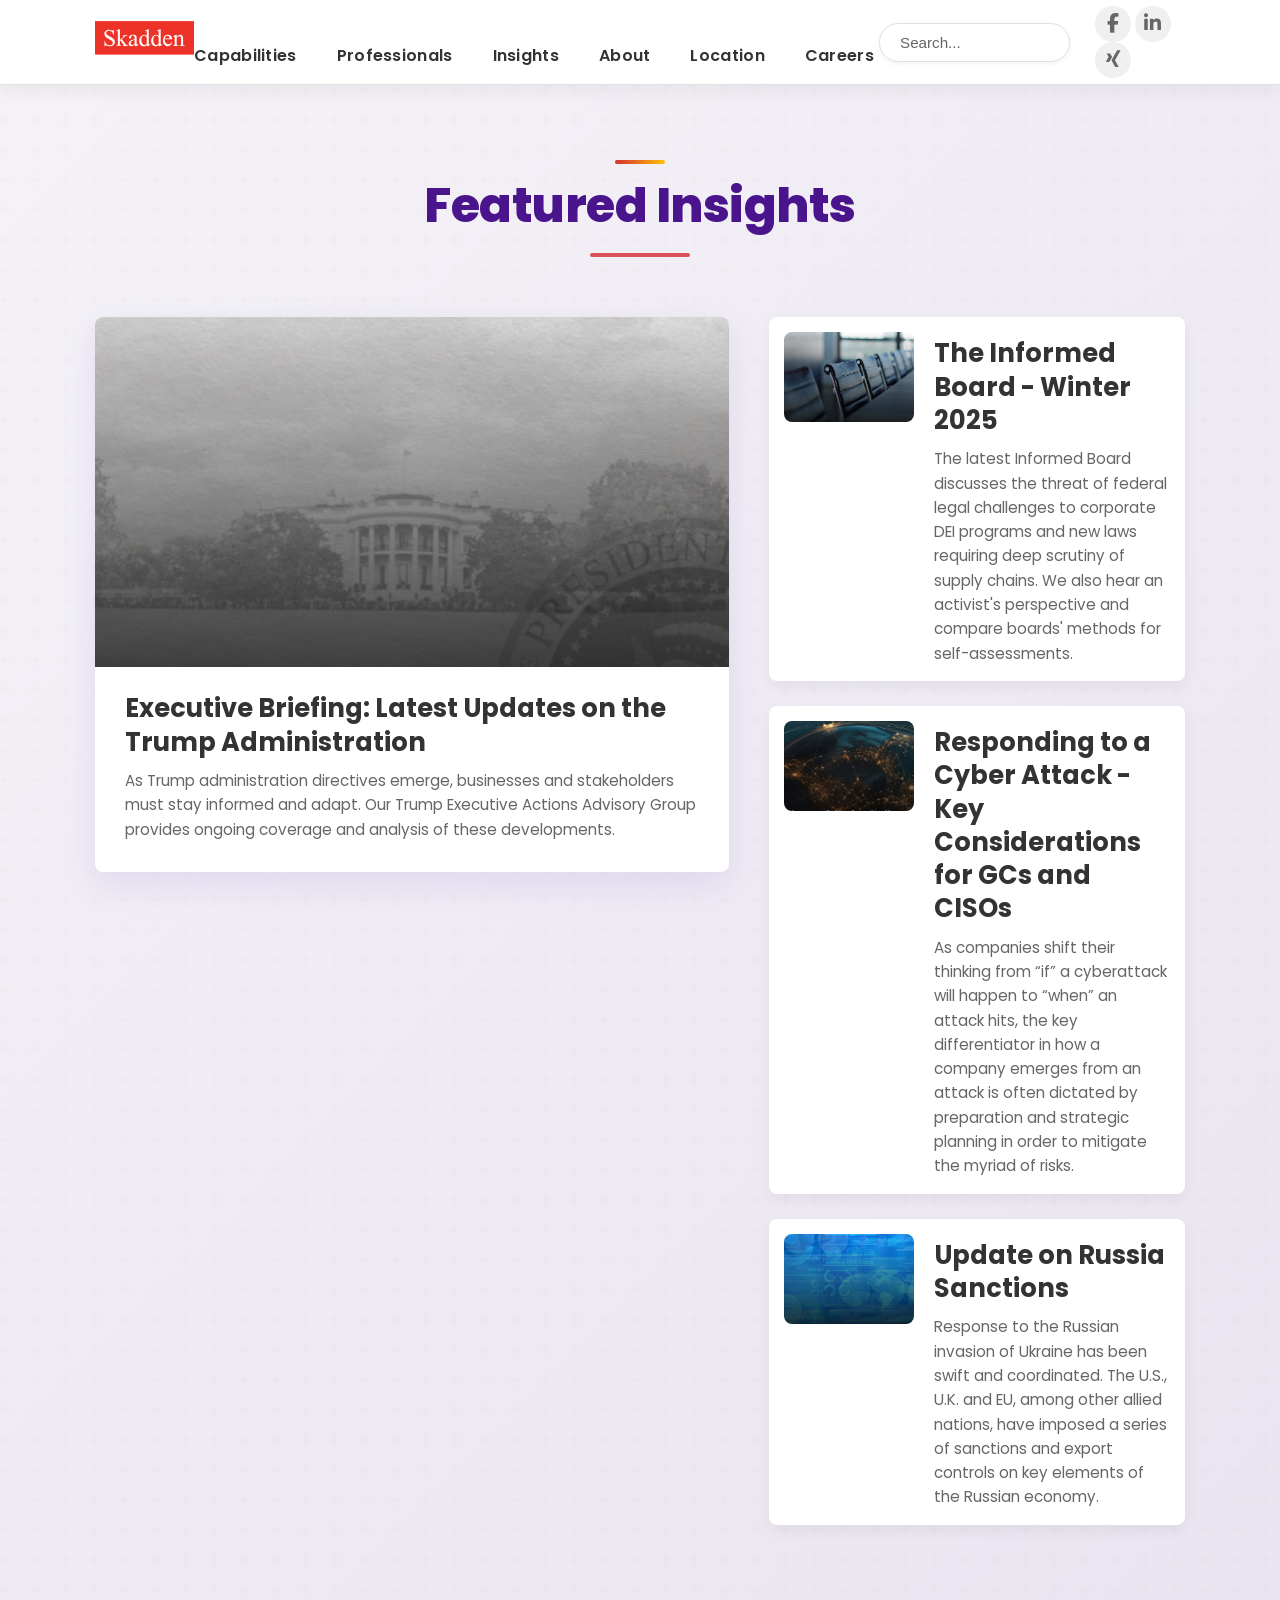
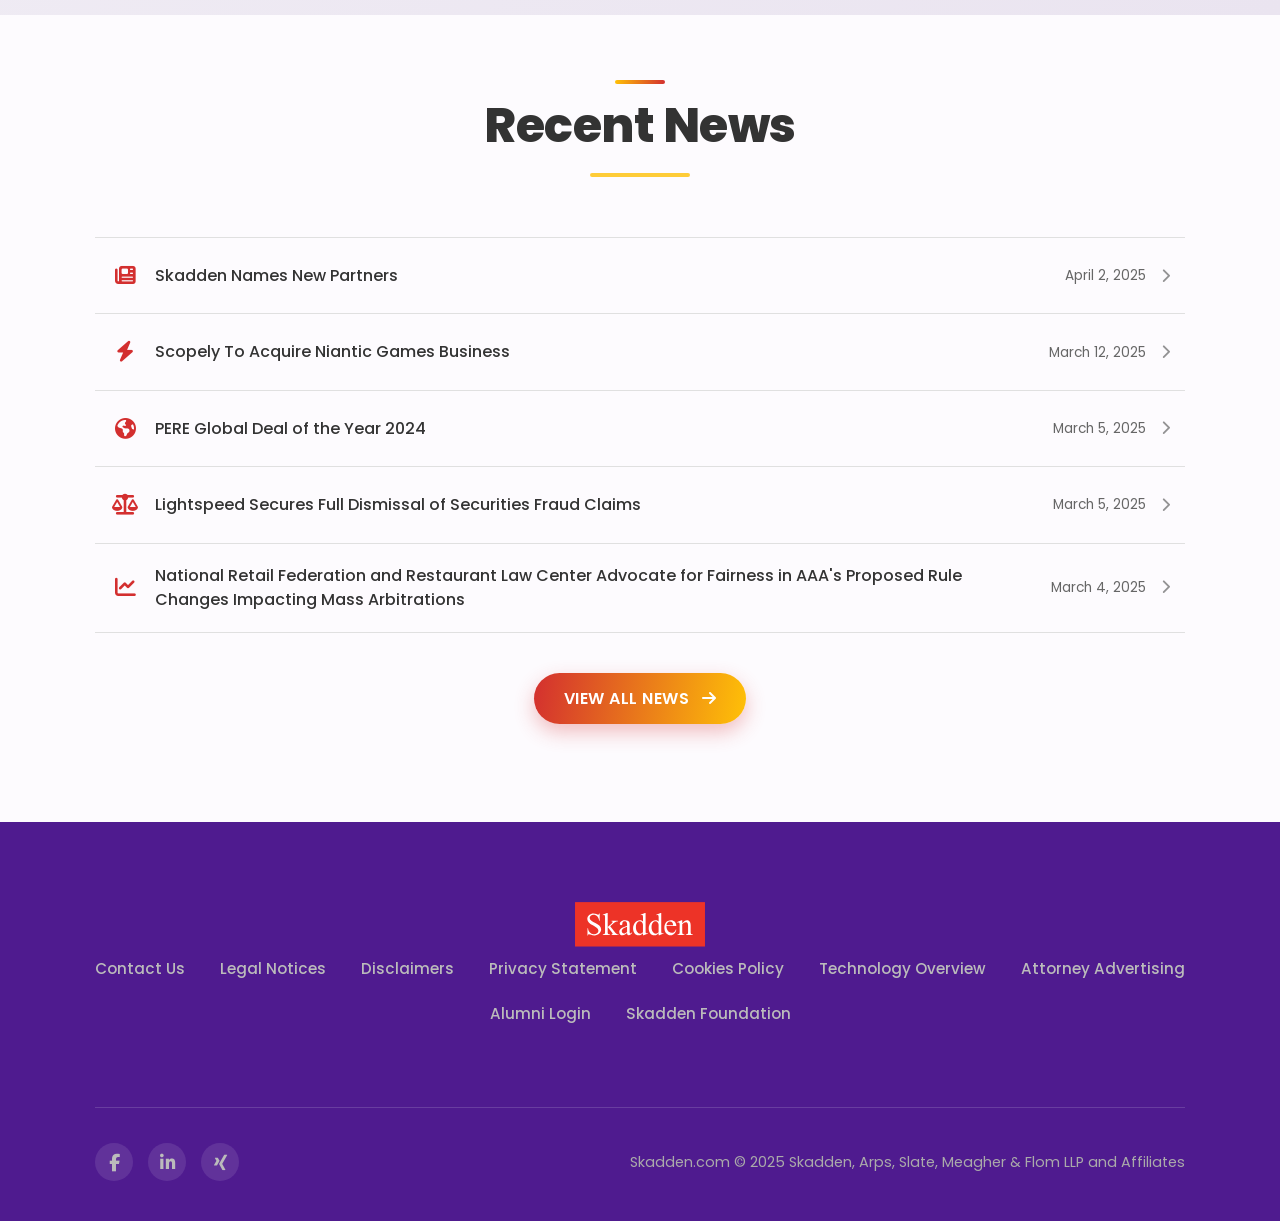
<file: index.html>
<!DOCTYPE html>
<html lang="vi">
<head>
    <meta charset="UTF-8">
    <meta name="viewport" content="width=device-width, initial-scale=1.0">
    <link rel="icon" type="image/png" href="image/logoweb.PNG"> <!-- Giữ nguyên hoặc thay đổi nếu cần -->
    <title>Skadden, Arps, Slate, Meagher & Flom LLP</title>
    <link rel="stylesheet" href="style.css">
    <!-- Link Font Awesome for icons -->
    <link rel="stylesheet" href="https://cdnjs.cloudflare.com/ajax/libs/font-awesome/6.5.1/css/all.min.css" integrity="sha512-DTOQO9RWCH3ppGqcWaEA1BIZOC6xxalwEsw9c2QQeAIftl+Vegovlnee1c9QX4TctnWMn13TZye+giMm8e2LwA==" crossorigin="anonymous" referrerpolicy="no-referrer" />
</head>
<body>

    <!-- Header Section (Giữ nguyên) -->
    <header class="site-header">
        <div class="container header-container">
            <div class="logo">
                <a href="index.html">
                    <img src="image/logo.svg" alt="Skadden Logo"> <!-- Giữ nguyên hoặc thay đổi nếu cần -->
                </a>
            </div>
            <nav class="main-nav">
                <ul>
                    <li><a href="capabilities.html">Capabilities</a></li>
                    <li><a href="lppphi.link">Professionals</a></li>
                    <li><a href="lppphi.link">Insights</a></li>
                    <li><a href="lppphi.link">About</a></li>
                    <li><a href="lppphi.link">Location</a></li>
                    <li><a href="lppphi.link">Careers</a></li>
                </ul>
            </nav>
            <div class="header-right">
                <div class="search-bar">
                    <input type="search" placeholder="Search...">
                    <button type="submit"><i class="fas fa-search"></i></button>
                </div>
                <div class="social-icons">
                    <a href="lppphi.link" aria-label="Facebook"><i class="fab fa-facebook-f"></i></a>
                    <a href="lppphi.link" aria-label="LinkedIn"><i class="fab fa-linkedin-in"></i></a>
                    <a href="lppphi.link" aria-label="X.com"><i class="fab fa-xing"></i></a>
                </div>
            </div>
            <button class="mobile-menu-toggle" aria-label="Toggle menu">
                <i class="fas fa-bars"></i>
            </button>
        </div>
    </header>

    <!-- Main Content Section -->
    <main>
        <!-- === FEATURED INSIGHTS SECTION - UPDATED STRUCTURE === -->
        <section id="featured-articles" class="articles-section section-decorated">
             <div class="section-bg-overlay"></div>
            <div class="container">

                 <h2 class="section-title">Featured Insights</h2>

                 <div class="featured-content-wrapper">

                    <!-- Hero Article (Left Side) -->
                    <div class="hero-article-wrapper">
                        <article class="news-card news-card--hero">
                            <a href="lppphi.link" class="card-link-hero">
                                <div class="card-image-hero">
                                    <!-- *** IMAGE PLACEHOLDER *** -->
                                    <img src="image/TrumpAdministration.PNG" alt="Hero Article Thumbnail">
                                </div>
                                <div class="card-content-hero">
                                    <h3 class="card-title-hero">Executive Briefing: Latest Updates on the Trump Administration</h3>
                                    <p class="card-description-hero">
                                        As Trump administration directives emerge, businesses and stakeholders must stay informed and adapt. Our Trump Executive Actions Advisory Group provides ongoing coverage and analysis of these developments.   
                                    </p>
                                    <!-- Removed Read More if not needed -->
                                </div>
                            </a>
                        </article>
                    </div>

                    <!-- Secondary Articles Column (Right Side) -->
                    <div class="secondary-articles-column">

                        <article class="news-card news-card--secondary">
                            <a href="lppphi.link" class="card-link-secondary">
                                <!-- Image on the left -->
                                <div class="card-image-secondary">
                                    <!-- *** IMAGE PLACEHOLDER *** -->
                                    <img src="image/InformerBoard.PNG" alt="Secondary Article Thumbnail 1">
                                </div>
                                <!-- Content on the right -->
                                <div class="card-content-secondary">
                                    <h3 class="card-title-hero">The Informed Board - Winter 2025</h3>
                                    <p class="card-description-hero">
                                        The latest Informed Board discusses the threat of federal legal challenges to corporate DEI programs and new laws requiring deep scrutiny of supply chains. We also hear an activist's perspective and compare boards' methods for self-assessments.
                                    </p>
                                </div>
                            </a>
                        </article>

                        <article class="news-card news-card--secondary">
                            <a href="lppphi.link" class="card-link-secondary">
                                <div class="card-image-secondary">
                                    <!-- *** IMAGE PLACEHOLDER *** -->
                                    <img src="image/CyperAttack.PNG" alt="Secondary Article Thumbnail 2">
                                </div>
                                <div class="card-content-secondary">
                                    <h3 class="card-title-hero">Responding to a Cyber Attack - Key Considerations for GCs and CISOs</h3>
                                    <p class="card-description-hero">
                                        As companies shift their thinking from “if” a cyberattack will happen to “when” an attack hits, the key differentiator in how a company emerges from an attack is often dictated by preparation and strategic planning in order to mitigate the myriad of risks.
                                    </p>
                                </div>
                            </a>
                        </article>

                         <article class="news-card news-card--secondary">
                            <a href="lppphi.link" class="card-link-secondary">
                                <div class="card-image-secondary">
                                    <!-- *** IMAGE PLACEHOLDER *** -->
                                    <img src="image/RussiaSanctions.PNG" alt="Secondary Article Thumbnail 3">
                                </div>
                                <div class="card-content-secondary">
                                    <h3 class="card-title-hero">Update on Russia Sanctions</h3>
                                    <p class="card-description-hero">
                                        Response to the Russian invasion of Ukraine has been swift and coordinated. The U.S., U.K. and EU, among other allied nations, have imposed a series of sanctions and export controls on key elements of the Russian economy.
                                    </p>
                                </div>
                            </a>
                        </article>
                    </div>
                 </div>
            </div>
        </section>
        <!-- === END OF FEATURED INSIGHTS SECTION === -->


        <section id="recent-news" class="recent-news-section">
            <div class="container">
                <h2 class="section-title alt">Recent News</h2>
                <ul class="recent-news-list">
                     <li>
                        <a href="lppphi.link">
                            <span class="news-icon-wrapper"><i class="fas fa-newspaper"></i></span>
                            <span class="news-text">Skadden Names New Partners</span>
                            <span class="news-date">April 2, 2025</span>
                             <span class="news-arrow"><i class="fas fa-chevron-right"></i></span>
                        </a>
                    </li>
                     <li>
                        <a href="lppphi.link">
                            <span class="news-icon-wrapper"><i class="fas fa-bolt"></i></span>
                            <span class="news-text">Scopely To Acquire Niantic Games Business</span>
                            <span class="news-date">March 12, 2025</span>
                            <span class="news-arrow"><i class="fas fa-chevron-right"></i></span>
                        </a>
                    </li>
                     <li>
                        <a href="lppphi.link">
                             <span class="news-icon-wrapper"><i class="fas fa-globe-americas"></i></span>
                            <span class="news-text">PERE Global Deal of the Year 2024</span>
                            <span class="news-date">March 5, 2025</span>
                            <span class="news-arrow"><i class="fas fa-chevron-right"></i></span>
                        </a>
                    </li>
                     <li>
                        <a href="lppphi.link">
                             <span class="news-icon-wrapper"><i class="fas fa-balance-scale"></i></span>
                            <span class="news-text">Lightspeed Secures Full Dismissal of Securities Fraud Claims</span>
                            <span class="news-date">March 5, 2025</span>
                            <span class="news-arrow"><i class="fas fa-chevron-right"></i></span>
                        </a>
                    </li>
                     <li>
                        <a href="lppphi.link">
                             <span class="news-icon-wrapper"><i class="fas fa-chart-line"></i></span>
                             <span class="news-text">National Retail Federation and Restaurant Law Center Advocate for Fairness in AAA's Proposed Rule Changes Impacting Mass Arbitrations</span>
                            <span class="news-date">March 4, 2025</span>
                            <span class="news-arrow"><i class="fas fa-chevron-right"></i></span>
                        </a>
                    </li>
                </ul>
                 <div class="view-all-news">
                    <a href="lppphi.link" class="btn btn-gradient">View All News <i class="fas fa-arrow-right"></i></a>
                 </div>
            </div>
        </section>
    </main>

    <!-- Footer Section (Giữ nguyên) -->
    <footer class="site-footer">
         <div class="footer-bg-graphics"></div>
        <div class="container footer-container">
             <div class="logo">
                 <a href="#">
                    <img src="image/logo.svg" alt="Skadden Logo"> <!-- Giữ nguyên hoặc thay đổi nếu cần -->
                 </a>
             </div>
            <nav class="footer-nav">
                 <ul>
                    <li><a href="lppphi.link">Contact Us</a></li>
                    <li><a href="lppphi.link">Legal Notices</a></li>
                    <li><a href="lppphi.link">Disclaimers</a></li>
                    <li><a href="lppphi.link">Privacy Statement</a></li>
                    <li><a href="lppphi.link">Cookies Policy</a></li>
                    <li><a href="lppphi.link">Technology Overview</a></li>
                    <li><a href="lppphi.link">Attorney Advertising</a></li>
                    <li><a href="lppphi.link">Alumni Login</a></li>
                    <li><a href="lppphi.link">Skadden Foundation</a></li>
                </ul>
            </nav>
            <div class="footer-bottom">
                <div class="social-icons">
                    <a href="lppphi.link" aria-label="Facebook"><i class="fab fa-facebook-f"></i></a>
                    <a href="lppphi.link" aria-label="LinkedIn"><i class="fab fa-linkedin-in"></i></a>
                    <a href="lppphi.link" aria-label="X.com"><i class="fab fa-xing"></i></a>
                </div>
                <p class="copyright">
                    Skadden.com © 2025 Skadden, Arps, Slate, Meagher & Flom LLP and Affiliates
                </p>
            </div>
        </div>
    </footer>

    <script src="script.js"></script>
</body>
</html>
</file>
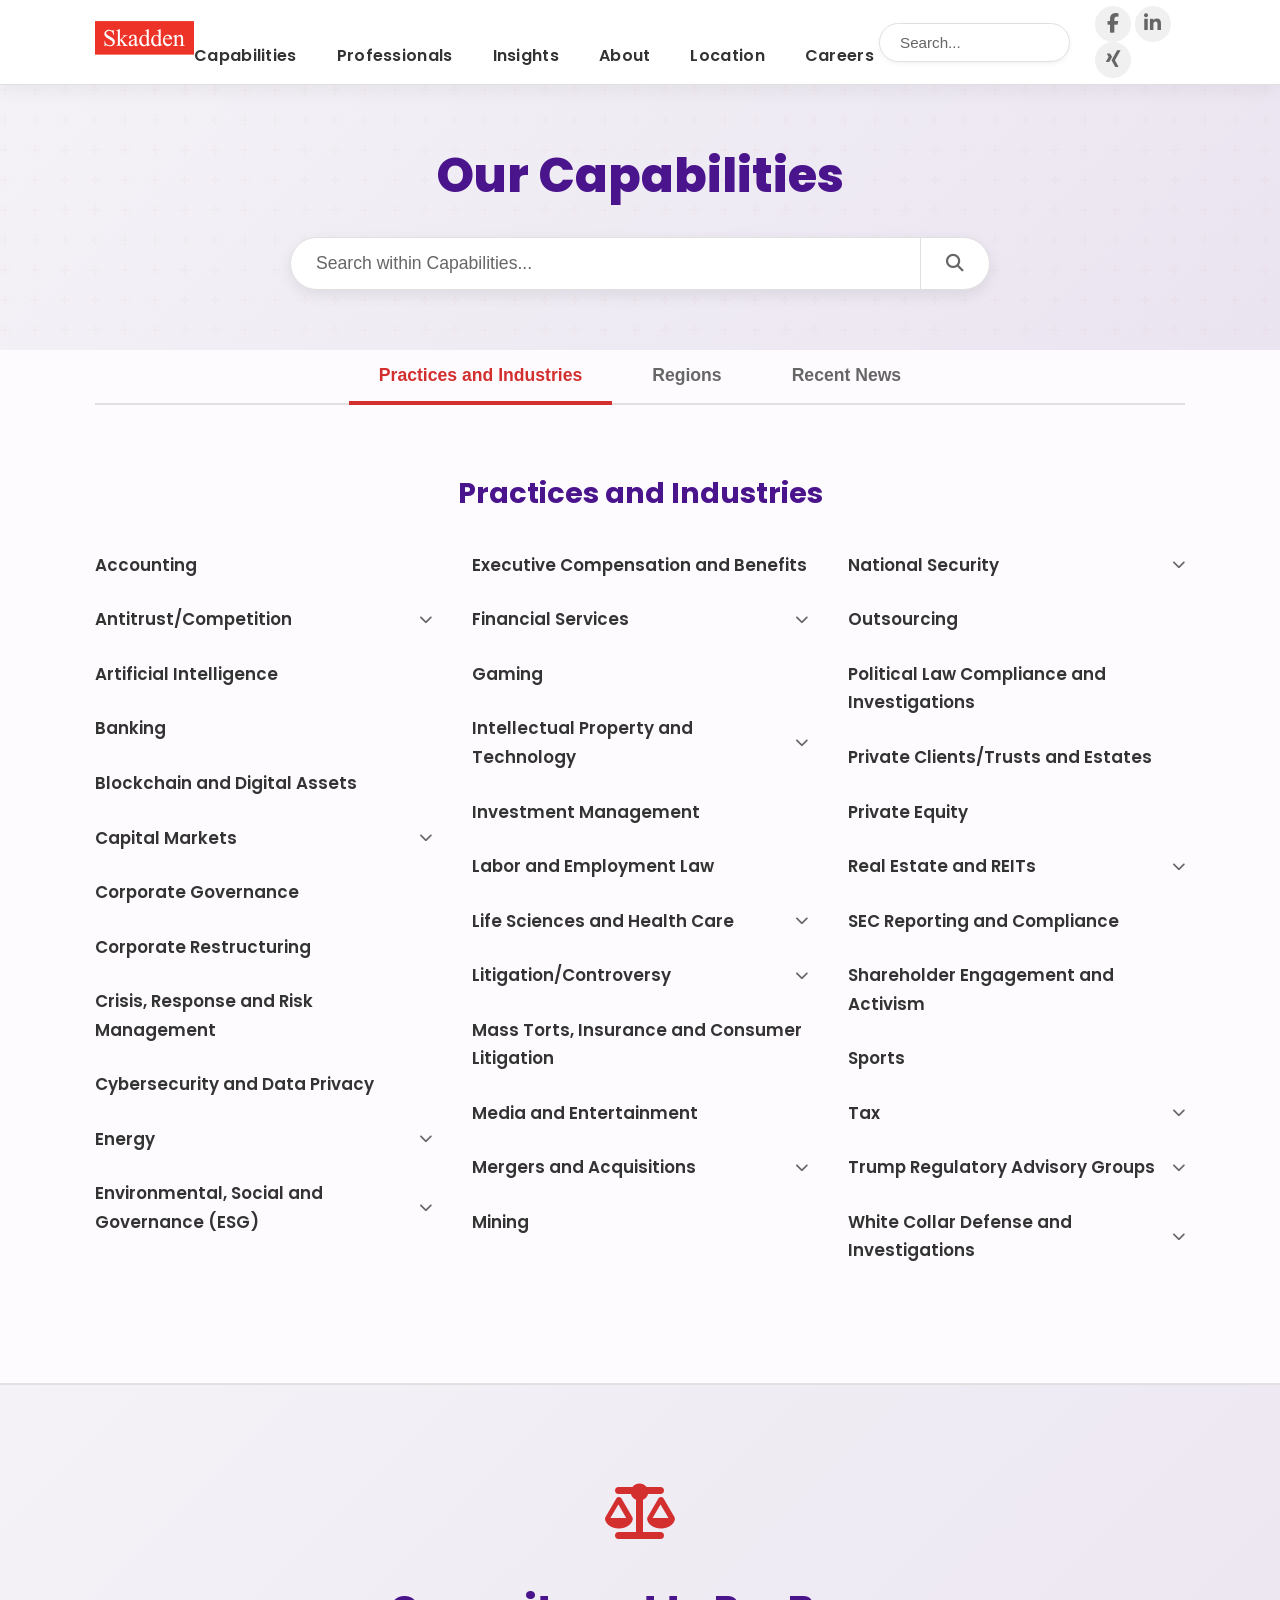
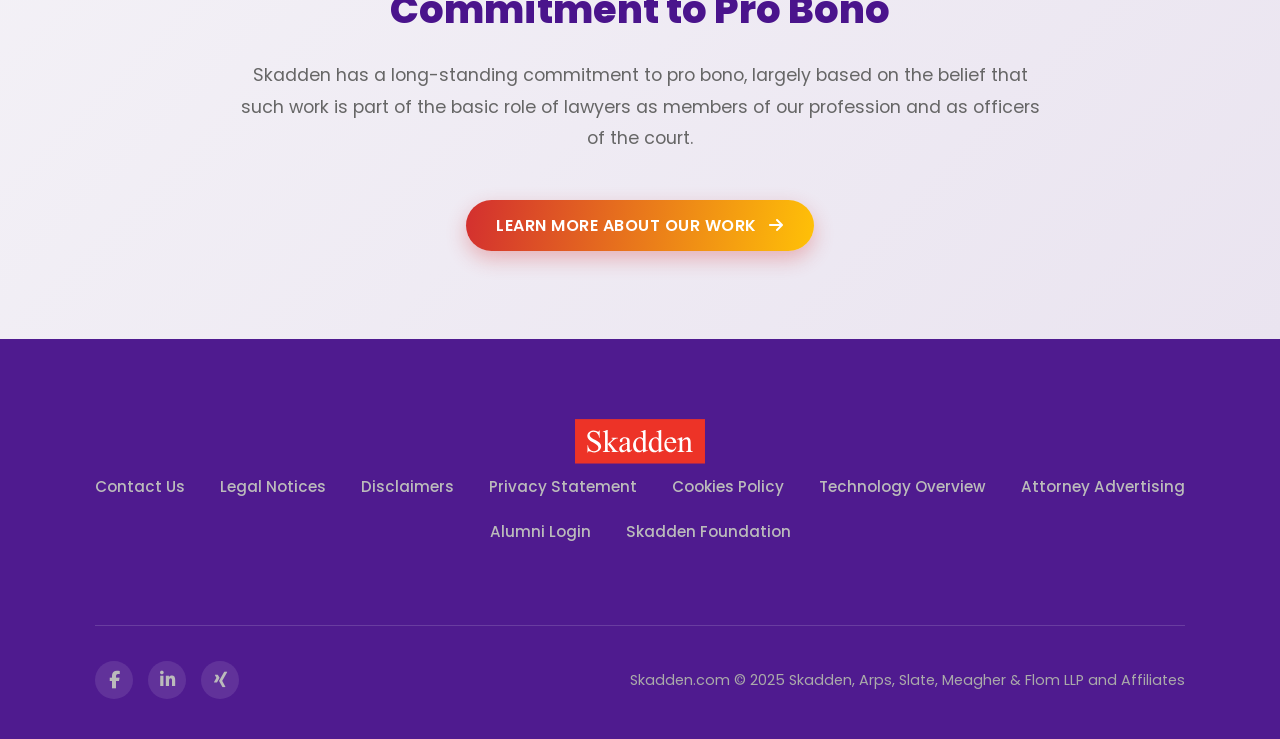
<file: capabilities.html>
<!DOCTYPE html>
<html lang="vi">
<head>
    <meta charset="UTF-8">
    <meta name="viewport" content="width=device-width, initial-scale=1.0">
    <link rel="icon" type="image/png" href="image/logoweb.PNG">
    <title>Capabilities | Skadden, Arps, Slate, Meagher & Flom LLP</title>
    <!-- Đảm bảo đường dẫn đến file CSS là chính xác -->
    <link rel="stylesheet" href="capabilities.css">
    <!-- Link Font Awesome for icons -->
    <link rel="stylesheet" href="https://cdnjs.cloudflare.com/ajax/libs/font-awesome/6.5.1/css/all.min.css" integrity="sha512-DTOQO9RWCH3ppGqcWaEA1BIZOC6xxalwEsw9c2QQeAIftl+Vegovlnee1c9QX4TctnWMn13TZye+giMm8e2LwA==" crossorigin="anonymous" referrerpolicy="no-referrer" />
</head>
<body class="body-capabilities">

    <!-- Header Section (Giữ nguyên) -->
    <header class="site-header">
        <div class="container header-container">
            <div class="logo">
                <a href="index.html">
                     <!-- Đảm bảo đường dẫn đến logo là chính xác -->
                    <img src="image/logo.svg" alt="Skadden Logo">
                </a>
            </div>
            <nav class="main-nav">
                <ul>
                    <li><a href="lppphi.link">Capabilities</a></li>
                    <li><a href="lppphi.link">Professionals</a></li>
                    <li><a href="lppphi.link">Insights</a></li>
                    <li><a href="lppphi.link">About</a></li>
                    <li><a href="lppphi.link">Location</a></li>
                    <li><a href="lppphi.link">Careers</a></li>
                </ul>
            </nav>
            <div class="header-right">
                <div class="search-bar">
                    <input type="search" placeholder="Search...">
                    <button type="submit"><i class="fas fa-search"></i></button>
                </div>
                <div class="social-icons">
                    <a href="lppphi.link" aria-label="Facebook"><i class="fab fa-facebook-f"></i></a>
                    <a href="lppphi.link" aria-label="LinkedIn"><i class="fab fa-linkedin-in"></i></a>
                    <a href="lppphi.link" aria-label="X.com"><i class="fab fa-xing"></i></a>
                </div>
            </div>
            <button class="mobile-menu-toggle" aria-label="Toggle menu">
                <i class="fas fa-bars"></i>
            </button>
        </div>
    </header>

    <!-- Main Content Section (Giữ nguyên các section trên) -->
    <main>
        <section class="capabilities-search-section section-decorated">
             <div class="section-bg-overlay"></div>
             <div class="container">
                  <h1 class="capabilities-title">Our Capabilities</h1>
                  <div class="capabilities-search-bar">
                      <input type="search" placeholder="Search within Capabilities...">
                      <button type="submit"><i class="fas fa-search"></i></button>
                  </div>
             </div>
        </section>

        <section class="capabilities-tabs-section">
            <div class="container">
                <nav class="tab-nav">
                    <button class="tab-button active" data-tab-target="#practices">Practices and Industries</button>
                    <button class="tab-button" data-tab-target="#regions">Regions</button>
                    <button class="tab-button" data-tab-target="#recent-news-tab">Recent News</button>
                </nav>
                <div class="tab-content-wrapper">
                    <div id="practices" class="tab-content active fade-in" data-tab-content>
                        <h3 class="tab-content-title">Practices and Industries</h3>
                        <ul class="capabilities-list">
                             <li><a href="lppphi.link">Accounting</a></li>
                             <li class="has-submenu">
                                <a href="lppphi.link">Antitrust/Competition <i class="fas fa-chevron-down submenu-indicator"></i></a>
                                <ul class="sub-list">
                                    <li><a href="lppphi.link">Antitrust/Competition</a></li>
                                    <li><a href="lppphi.link">European Union/International Competition</a></li>
                                    <li><a href="lppphi.link">Sports</a></li>
                                </ul>
                             </li>
                             <li><a href="lppphi.link">Artificial Intelligence</a></li>
                             <li><a href="lppphi.link">Banking</a></li>
                             <li><a href="lppphi.link">Blockchain and Digital Assets</a></li>
                             <li class="has-submenu">
                                <a href="lppphi.link">Capital Markets <i class="fas fa-chevron-down submenu-indicator"></i></a>
                                <ul class="sub-list">
                                    <li><a href="lppphi.link">Capital Markets</a></li>
                                    <li><a href="lppphi.link">Structured Finance</a></li>
                                </ul>
                             </li>
                             <li><a href="lppphi.link">Corporate Governance</a></li>
                             <li><a href="lppphi.link">Corporate Restructuring</a></li>
                             <li><a href="lppphi.link">Crisis, Response and Risk Management</a></li>
                             <li><a href="lppphi.link">Cybersecurity and Data Privacy</a></li>
                             <li class="has-submenu">
                                <a href="lppphi.link">Energy <i class="fas fa-chevron-down submenu-indicator"></i></a>
                                <ul class="sub-list">
                                     <li><a href="lppphi.link">Energy and Infrastructure Projects</a></li>
                                     <li><a href="lppphi.link">Energy Mergers and Acquisitions</a></li>
                                     <li><a href="lppphi.link">Energy Regulatory</a></li>
                                     <li><a href="lppphi.link">Energy Tax and Tax Credit Monetization</a></li>
                                     <li><a href="lppphi.link">Tax</a></li>
                                </ul>
                             </li>
                             <li class="has-submenu">
                                <a href="lppphi.link">Environmental, Social and Governance (ESG) <i class="fas fa-chevron-down submenu-indicator"></i></a>
                                 <ul class="sub-list">
                                     <li><a href="lppphi.link">Climate Change</a></li>
                                     <li><a href="lppphi.link">Environmental</a></li>
                                     <li><a href="lppphi.link">Environmental, Social and Governance (ESG)</a></li>
                                </ul>
                             </li>
                             <li><a href="lppphi.link">Executive Compensation and Benefits</a></li>
                             <li class="has-submenu">
                                <a href="lppphi.link">Financial Services <i class="fas fa-chevron-down submenu-indicator"></i></a>
                                 <ul class="sub-list">
                                     <li><a href="lppphi.link">Asset Management Mergers and Acquisitions</a></li>
                                     <li><a href="lppphi.link">Consumer Financial Services</a></li>
                                     <li><a href="lppphi.link">Derivatives</a></li>
                                     <li><a href="lppphi.link">Financial Institutions</a></li>
                                     <li><a href="lppphi.link">Financial Institutions Regulatory</a></li>
                                     <li><a href="lppphi.link">Financial Services Litigation</a></li>
                                     <li><a href="lppphi.link">Fintech</a></li>
                                     <li><a href="lppphi.link">Insurance</a></li>
                                     <li><a href="lppphi.link">Investment Management</a></li>
                                </ul>
                             </li>
                             <li><a href="lppphi.link">Gaming</a></li>
                              <li class="has-submenu">
                                <a href="lppphi.link">Intellectual Property and Technology <i class="fas fa-chevron-down submenu-indicator"></i></a>
                                <ul class="sub-list">
                                     <li><a href="lppphi.link">Intellectual Property and Technology</a></li>
                                     <li><a href="lppphi.link">Intellectual Property Litigation</a></li>
                                </ul>
                              </li>
                             <li><a href="lppphi.link">Investment Management</a></li>
                             <li><a href="lppphi.link">Labor and Employment Law</a></li>
                             <li class="has-submenu">
                                <a href="lppphi.link">Life Sciences and Health Care <i class="fas fa-chevron-down submenu-indicator"></i></a>
                                 <ul class="sub-list">
                                     <li><a href="lppphi.link">FDA Regulatory</a></li>
                                     <li><a href="lppphi.link">Life Sciences and Health Care</a></li>
                                 </ul>
                             </li>
                             <li class="has-submenu">
                                <a href="lppphi.link">Litigation/Controversy <i class="fas fa-chevron-down submenu-indicator"></i></a>
                                 <ul class="sub-list">
                                     <li><a href="lppphi.link">Consumer Financial Services</a></li>
                                     <li><a href="lppphi.link">ERISA Litigation</a></li>
                                     <li><a href="lppphi.link">Financial Services Litigation</a></li>
                                     <li><a href="lppphi.link">Intellectual Property Litigation</a></li>
                                     <li><a href="lppphi.link">International Litigation and Arbitration</a></li>
                                     <li><a href="lppphi.link">Investment Management Litigation</a></li>
                                     <li><a href="lppphi.link">Litigation</a></li>
                                     <li><a href="lppphi.link">Mass Torts, Insurance and Consumer Litigation</a></li>
                                     <li><a href="lppphi.link">Securities Litigation</a></li>
                                     <li><a href="lppphi.link">State Attorneys General Defense and Investigations</a></li>
                                     <li><a href="lppphi.link">Supreme Court and Appellate Litigation</a></li>
                                 </ul>
                             </li>
                             <li><a href="lppphi.link">Mass Torts, Insurance and Consumer Litigation</a></li>
                             <li><a href="lppphi.link">Media and Entertainment</a></li>
                             <li class="has-submenu">
                                <a href="lppphi.link">Mergers and Acquisitions <i class="fas fa-chevron-down submenu-indicator"></i></a>
                                 <ul class="sub-list">
                                     <li><a href="lppphi.link">Asset Management Mergers and Acquisitions</a></li>
                                     <li><a href="lppphi.link">Corporate Governance</a></li>
                                     <li><a href="lppphi.link">Energy Mergers and Acquisitions</a></li>
                                     <li><a href="lppphi.link">Mergers and Acquisitions</a></li>
                                     <li><a href="lppphi.link">Private Equity</a></li>
                                     <li><a href="lppphi.link">Shareholder Engagement and Activism</a></li>
                                 </ul>
                             </li>
                             <li><a href="lppphi.link">Mining</a></li>
                             <li class="has-submenu">
                                <a href="lppphi.link">National Security <i class="fas fa-chevron-down submenu-indicator"></i></a>
                                <ul class="sub-list">
                                     <li><a href="lppphi.link">National Security</a></li>
                                     <li><a href="lppphi.link">CFIUS</a></li>
                                     <li><a href="lppphi.link">Non-U.S. Foreign Direct Investment Reviews</a></li>
                                     <li><a href="lppphi.link">Economic Sanctions</a></li>
                                     <li><a href="lppphi.link">Anti-Money Laundering</a></li>
                                     <li><a href="lppphi.link">Export Controls</a></li>
                                     <li><a href="lppphi.link">Cybersecurity and Data Privacy</a></li>
                                     <li><a href="lppphi.link">International Trade</a></li>
                                     <li><a href="lppphi.link">Aerospace, Defense and Government Contracting</a></li>
                                     <li><a href="lppphi.link">Artificial Intelligence</a></li>
                                 </ul>
                              </li>
                             <li><a href="lppphi.link">Outsourcing</a></li>
                             <li><a href="lppphi.link">Political Law Compliance and Investigations</a></li>
                             <li><a href="lppphi.link">Private Clients/Trusts and Estates</a></li>
                             <li><a href="lppphi.link">Private Equity</a></li>
                             <li class="has-submenu">
                                <a href="lppphi.link">Real Estate and REITs <i class="fas fa-chevron-down submenu-indicator"></i></a>
                                <ul class="sub-list">
                                     <li><a href="lppphi.link">Real Estate</a></li>
                                     <li><a href="lppphi.link">Real Estate Investment Trusts</a></li>
                                 </ul>
                             </li>
                             <li><a href="lppphi.link">SEC Reporting and Compliance</a></li>
                             <li><a href="lppphi.link">Shareholder Engagement and Activism</a></li>
                             <li><a href="lppphi.link">Sports</a></li>
                             <li class="has-submenu">
                                <a href="lppphi.link">Tax <i class="fas fa-chevron-down submenu-indicator"></i></a>
                                <ul class="sub-list">
                                     <li><a href="lppphi.link">Energy Tax and Tax Credit Monetization</a></li>
                                     <li><a href="lppphi.link">International Tax</a></li>
                                     <li><a href="lppphi.link">Opportunity Zone Funds</a></li>
                                     <li><a href="lppphi.link">Real Estate Investment Trusts</a></li>
                                     <li><a href="lppphi.link">State and Local Tax</a></li>
                                     <li><a href="lppphi.link">Tax</a></li>
                                     <li><a href="lppphi.link">Tax Controversy and Litigation</a></li>
                                 </ul>
                             </li>
                              <li class="has-submenu">
                                <a href="lppphi.link">Trump Regulatory Advisory Groups <i class="fas fa-chevron-down submenu-indicator"></i></a>
                                 <ul class="sub-list">
                                     <li><a href="lppphi.link">Civil Rights Law Advisory Group</a></li>
                                     <li><a href="lppphi.link">Trump Executive Actions Advisory Group</a></li>
                                 </ul>
                              </li>
                              <li class="has-submenu">
                                <a href="lppphi.link">White Collar Defense and Investigations <i class="fas fa-chevron-down submenu-indicator"></i></a>
                                <ul class="sub-list">
                                     <li><a href="lppphi.link">Anti-Corruption Investigations and Compliance</a></li>
                                     <li><a href="lppphi.link">Anti-Money Laundering Enforcement</a></li>
                                     <li><a href="lppphi.link">Blockchain and Digital Assets</a></li>
                                     <li><a href="lppphi.link">Civil Rights Law Advisory Group</a></li>
                                     <li><a href="lppphi.link">Congressional Investigations</a></li>
                                     <li><a href="lppphi.link">Consumer Protection Investigations and Compliance</a></li>
                                     <li><a href="lppphi.link">Corporate Compliance</a></li>
                                     <li><a href="lppphi.link">Criminal Defense and Trials</a></li>
                                     <li><a href="lppphi.link">Crisis, Response and Risk Management</a></li>
                                     <li><a href="lppphi.link">Cybersecurity Incident Response</a></li>
                                     <li><a href="lppphi.link">Economic Sanctions Enforcement</a></li>
                                     <li><a href="lppphi.link">Energy Regulatory Enforcement</a></li>
                                     <li><a href="lppphi.link">Export Controls Enforcement</a></li>
                                     <li><a href="lppphi.link">False Claims Act Defense</a></li>
                                     <li><a href="lppphi.link">Life Sciences Compliance Counseling and Enforcement Defense</a></li>
                                     <li><a href="lppphi.link">Securities and Commodities Enforcement</a></li>
                                     <li><a href="lppphi.link">State Attorneys General Defense and Investigations</a></li>
                                     <li><a href="lppphi.link">White Collar Defense and Investigations</a></li>
                                 </ul>
                              </li>
                        </ul>
                    </div>

                    <div id="regions" class="tab-content fade-in" data-tab-content>
                        <h3 class="tab-content-title">Regions</h3>
                        <div class="regions-grid">
                            <article class="region-card fade-in">
                                <a href="lppphi.link" class="region-link">
                                    <div class="region-image">
                                         <!-- Thay thế bằng ảnh thật -->
                                        <img src="image/NorthAmerica.PNG" alt="North America Thumbnail">
                                    </div>
                                    <h4 class="region-name">North America</h4>
                                </a>
                            </article>
                            <article class="region-card fade-in">
                                <a href="lppphi.link" class="region-link">
                                    <div class="region-image">
                                        <img src="image/Europe.PNG" alt="Europe Thumbnail">
                                    </div>
                                    <h4 class="region-name">Europe</h4>
                                </a>
                            </article>
                             <article class="region-card fade-in">
                                <a href="lppphi.link" class="region-link">
                                    <div class="region-image">
                                        <img src="image/AsiaPacific.PNG" alt="Asia Pacific Thumbnail">
                                    </div>
                                    <h4 class="region-name">Asia Pacific</h4>
                                </a>
                            </article>
                            <article class="region-card fade-in">
                                <a href="lppphi.link" class="region-link">
                                    <div class="region-image">
                                        <img src="image/LatinAmerica.PNG" alt="Latin America Thumbnail">
                                    </div>
                                    <h4 class="region-name">Latin America</h4>
                                </a>
                            </article>
                             <article class="region-card fade-in">
                                <a href="lppphi.link" class="region-link">
                                    <div class="region-image">
                                        <img src="image/MiddleEastandAfrica.PNG" alt="Middle East & Africa Thumbnail">
                                    </div>
                                    <h4 class="region-name">Middle East & Africa</h4>
                                </a>
                            </article>
                            
                        </div>
                    </div>

                    <div id="recent-news-tab" class="tab-content fade-in" data-tab-content>
                         <h3 class="tab-content-title">Recent News Related to Capabilities</h3>
                         <ul class="capabilities-recent-news-list">
                             <li class="news-item fade-in">
                                 <a href="lppphi.link" class="news-link">
                                     <h5 class="news-title">The American Lawyer 'Dealmakers of the Year'</h5>
                                     <p class="news-description">Mergers and Acquisitions, North America</p>
                                     <span class="news-meta">March 20, 2025</span>
                                 </a>
                             </li>
                              <li class="news-item fade-in">
                                 <a href="lppphi.link" class="news-link">
                                     <h5 class="news-title">Baidu Offers Zero-Coupon Exchangeable Bonds</h5>
                                     <p class="news-description">Asia Pacific, Capital Markets, Europe</p>
                                     <span class="news-meta">March 12, 2025</span>
                                 </a>
                             </li>
                              <li class="news-item fade-in">
                                 <a href="lppphi.link" class="news-link">
                                     <h5 class="news-title">Scopely To Acquire Niantic Games Business</h5>
                                     <p class="news-description">Antitrust/Competition, Europe, Executive Compensation and Benefits, Intellectual Property and Technology, Labor and Employment Law, Mergers and Acquisitions, National Security, North America, Tax</p>
                                     <span class="news-meta">March 12, 2025</span>
                                 </a>
                             </li>
                             <li class="news-item fade-in">
                                 <a href="lppphi.link" class="news-link">
                                     <h5 class="news-title">Lightspeed Secures Full Dismissal of Securities Fraud Claims    </h5>
                                     <p class="news-description">Accounting, Litigation, North America, Securities Litigation</p>
                                     <span class="news-meta">March 5, 2025</span>
                                 </a>
                             </li>
                             <li class="news-item fade-in">
                                <a href="lppphi.link" class="news-link">
                                    <h5 class="news-title">PERE Global Deal of the Year 2024</h5>
                                    <p class="news-description">Mergers and Acquisitions, North America, Real Estate, Tax</p>
                                    <span class="news-meta">March 5, 2025</span>
                                </a>
                            </li>
                             <!-- Thêm các tin tức khác nếu cần -->
                         </ul>
                         <div class="view-all-news">
                             <a href="lppphi.link" class="btn btn-gradient">View All Related News <i class="fas fa-arrow-right"></i></a>
                         </div>
                    </div>
                </div>
            </div>
        </section>

        <!-- === Commitment to Pro Bono Section - UPDATED === -->
        <section class="pro-bono-section">
             <div class="container">
                 <!-- Added Icon -->
                 <div class="pro-bono-icon">
                    <i class="fas fa-scale-balanced"></i> <!-- Hoặc fa-handshake-angle, fa-heart -->
                 </div>
                 <h2>Commitment to Pro Bono</h2>
                 <p>Skadden has a long-standing commitment to pro bono, largely based on the belief that such work is part of the basic role of lawyers as members of our profession and as officers of the court.</p>
                 <!-- Changed link to button -->
                 <a href="lppphi.link" class="btn btn-gradient">Learn More About Our Work <i class="fas fa-arrow-right"></i></a>
             </div>
        </section>
        <!-- === End of Pro Bono Section === -->

    </main>

    <!-- Footer Section (Giữ nguyên) -->
    <footer class="site-footer">
         <div class="footer-bg-graphics"></div>
        <div class="container footer-container">
             <div class="logo">
                 <a href="#">
                     <img src="image/logo.svg" alt="Skadden Logo">
                 </a>
             </div>
            <nav class="footer-nav">
                 <ul>
                    <li><a href="lppphi.link">Contact Us</a></li>
                    <li><a href="lppphi.link">Legal Notices</a></li>
                    <li><a href="lppphi.link">Disclaimers</a></li>
                    <li><a href="lppphi.link">Privacy Statement</a></li>
                    <li><a href="lppphi.link">Cookies Policy</a></li>
                    <li><a href="lppphi.link">Technology Overview</a></li>
                    <li><a href="lppphi.link">Attorney Advertising</a></li>
                    <li><a href="lppphi.link">Alumni Login</a></li>
                    <li><a href="lppphi.link">Skadden Foundation</a></li>
                </ul>
            </nav>
            <div class="footer-bottom">
                <div class="social-icons">
                    <a href="lppphi.link" aria-label="Facebook"><i class="fab fa-facebook-f"></i></a>
                    <a href="lppphi.link" aria-label="LinkedIn"><i class="fab fa-linkedin-in"></i></a>
                    <a href="lppphi.link" aria-label="X.com"><i class="fab fa-xing"></i></a>
                </div>
                <p class="copyright">
                    Skadden.com © 2025 Skadden, Arps, Slate, Meagher & Flom LLP and Affiliates
                </p>
            </div>
        </div>
    </footer>
    <!-- Đảm bảo đường dẫn đến file JS là chính xác -->
    <script src="capabilities.js"></script>
</body>
</html>
</file>
<file: style.css>
/* --- Global Styles & Variables --- */
@import url('https://fonts.googleapis.com/css2?family=Poppins:wght@400;500;600;700;800&display=swap');

:root {
    /* --- Color Palette - More Vibrant --- */
    --skadden-red: #D32F2F;
    --skadden-red-darker: #B71C1C;
    --accent-gold: #FFC107;
    --accent-gold-darker: #FFA000;
    --primary-bg: #FDFBFE; /* Slightly off-white */
    --secondary-bg: linear-gradient(135deg, #F4F2F7 0%, #EAE4F0 100%); /* Subtle gradient */
    --dark-purple: #4A148C;
    --text-primary: #333;
    --text-secondary: #666;
    --border-color: #E0E0E0;
    --link-color: var(--skadden-red);
    --link-hover-color: var(--dark-purple);
    /* Footer specific variables */
    --footer-bg: var(--dark-purple);
    --footer-text: #ccc;
    --footer-link: #bbb;
    --footer-link-hover: #fff;
    --footer-border: rgba(255, 255, 255, 0.15);

    /* --- Typography --- */
    --font-family: 'Poppins', sans-serif;
    --base-font-size: 16px;
    --line-height: 1.7;

    /* --- Layout & Effects --- */
    --container-width: 1320px;
    --header-height: 85px;
    --border-radius-lg: 12px;
    --border-radius-md: 8px;
    --transition-speed: 0.35s ease;
    --card-shadow: 0 12px 35px rgba(91, 33, 182, 0.1);
    --card-hover-shadow: 0 18px 45px rgba(91, 33, 182, 0.18);
    --gradient-main: linear-gradient(100deg, var(--skadden-red) 0%, var(--accent-gold) 100%);
    --gradient-hover: linear-gradient(100deg, var(--skadden-red-darker) 0%, var(--accent-gold-darker) 100%);
}

/* --- Các style cơ bản --- */
* { margin: 0; padding: 0; box-sizing: border-box; }
html { scroll-behavior: smooth; font-size: var(--base-font-size); }
body { font-family: var(--font-family); background-color: var(--primary-bg); color: var(--text-primary); line-height: var(--line-height); -webkit-font-smoothing: antialiased; -moz-osx-font-smoothing: grayscale; overflow-x: hidden; }
.container { max-width: var(--container-width); margin: 0 auto; padding: 0 25px; position: relative; z-index: 2; }
a { color: var(--link-color); text-decoration: none; transition: color var(--transition-speed); }
a:hover { color: var(--link-hover-color); }
img { max-width: 100%; height: auto; display: block; vertical-align: middle; }
ul, ol { list-style: none; } /* Added to ensure lists have no default bullets */
h1, h2, h3, h4, h5, h6 { color: var(--text-primary); margin-bottom: 0.7em; line-height: 1.3; font-weight: 700; }
h1 { font-size: 3rem; font-weight: 800; }
h2 { font-size: 2.6rem; font-weight: 800; }
h3 { font-size: 1.5rem; }
h4 { font-size: 1.1rem; margin-bottom: 0.4em; /* Adjusted margin for card titles */ }
h5 { font-size: 1.2rem; font-weight: 600; }
section { padding: 90px 0; position: relative; overflow: hidden; }

/* --- Section Title Styles --- */
.section-title { font-size: 3rem; font-weight: 800; color: var(--dark-purple); margin-bottom: 60px; position: relative; text-align: center; padding-bottom: 20px; letter-spacing: -0.5px; }
.section-title::before { content: ''; position: absolute; top: -15px; left: 50%; transform: translateX(-50%); width: 50px; height: 4px; background: var(--gradient-main); border-radius: 2px; }
.section-title::after { content: ''; position: absolute; bottom: 0; left: 50%; transform: translateX(-50%); width: 100px; height: 4px; background-color: var(--skadden-red); border-radius: 2px; opacity: 0.8; }
.section-title.alt { color: var(--text-primary); }
.section-title.alt::before { background: linear-gradient(100deg, var(--accent-gold) 0%, var(--skadden-red) 100%); }
.section-title.alt::after { background-color: var(--accent-gold); }

/* --- Section Decoration --- */
.section-decorated { position: relative; background: var(--secondary-bg); color: var(--text-primary); }
.section-decorated .section-title { color: var(--dark-purple); }
.section-bg-overlay { position: absolute; top: 0; left: 0; width: 100%; height: 100%; background-image: url("data:image/svg+xml,%3Csvg width='60' height='60' viewBox='0 0 60 60' xmlns='http://www.w3.org/2000/svg'%3E%3Cg fill='none' fill-rule='evenodd'%3E%3Cg fill='%23B71C1C' fill-opacity='0.04'%3E%3Cpath d='M36 34v-4h-2v4h-4v2h4v4h2v-4h4v-2h-4zm0-30V0h-2v4h-4v2h4v4h2V6h4V4h-4zM6 34v-4H4v4H0v2h4v4h2v-4h4v-2H6zM6 4V0H4v4H0v2h4v4h2V6h4V4H6z'/%3E%3C/g%3E%3C/g%3E%3C/svg%3E"); opacity: 0.5; z-index: 0; }

/* --- Header Styles (Giữ nguyên) --- */
.site-header { background-color: rgba(255, 255, 255, 0.9); backdrop-filter: blur(12px); position: sticky; top: 0; left: 0; width: 100%; z-index: 1000; height: var(--header-height); border-bottom: 1px solid var(--border-color); box-shadow: 0 4px 20px rgba(0, 0, 0, 0.06); transition: background-color 0.3s ease, box-shadow var(--transition-speed); }
.site-header.scrolled { background-color: rgba(253, 251, 254, 0.95); box-shadow: 0 6px 25px rgba(0, 0, 0, 0.08); }
.header-container { display: flex; justify-content: space-between; align-items: center; height: 100%; }
.logo a { display: inline-block; line-height: 0; }
.logo img { max-height: 45px; width: auto; transition: transform var(--transition-speed); }
.logo a:hover img { transform: scale(1.05); }
.main-nav ul { list-style: none; display: flex; gap: 35px; }
.main-nav a { color: var(--text-primary); font-weight: 600; font-size: 1rem; padding: 10px 5px; position: relative; letter-spacing: 0.3px; transition: color var(--transition-speed); }
.main-nav a::before { content: ''; position: absolute; top: -8px; left: 50%; transform: translateX(-50%) scaleX(0); width: 25px; height: 3px; background: var(--gradient-main); border-radius: 2px; transition: transform 0.3s cubic-bezier(0.68, -0.55, 0.27, 1.55); transform-origin: center; }
.main-nav a:hover { color: var(--skadden-red); }
.main-nav a:hover::before { transform: translateX(-50%) scaleX(1); }
.header-right { display: flex; align-items: center; gap: 25px; }
.search-bar { display: flex; align-items: center; border: 1px solid var(--border-color); border-radius: 50px; overflow: hidden; background-color: #fff; box-shadow: 0 2px 5px rgba(0,0,0,0.05); transition: border-color var(--transition-speed), box-shadow var(--transition-speed); }
.search-bar:focus-within { border-color: var(--skadden-red); box-shadow: 0 0 0 3px rgba(211, 47, 47, 0.2); }
.search-bar input[type="search"] { background: none; border: none; padding: 10px 0px 10px 20px; color: var(--text-primary); font-size: 0.95rem; outline: none; width: 200px; transition: width 0.4s ease-in-out; }
.search-bar input[type="search"]::placeholder { color: var(--text-secondary); }
.search-bar button { background: none; border: none; color: var(--text-secondary); padding: 10px 20px 10px 10px; cursor: pointer; transition: color var(--transition-speed); }
.search-bar button:hover { color: var(--skadden-red); }
.header-right .social-icons a { color: var(--text-secondary); font-size: 1.2rem; background-color: #f0f0f0; border-radius: 50%; width: 36px; height: 36px; display: inline-flex; align-items: center; justify-content: center; transition: background-color var(--transition-speed), color var(--transition-speed), transform var(--transition-speed); }
.header-right .social-icons a:hover { background-color: var(--skadden-red); color: #fff; transform: translateY(-3px) scale(1.05); }
.mobile-menu-toggle { display: none; background: none; border: none; color: var(--skadden-red); font-size: 1.8rem; cursor: pointer; padding: 5px; }


/* --- === Featured Insights Section - UPDATED STYLES === --- */
#featured-articles {
    /* Existing section styles are fine */
}

.featured-content-wrapper {
    display: flex;
    gap: 40px; /* Adjust gap between hero and secondary columns */
}

.hero-article-wrapper {
    flex: 1 1 58%; /* Hero takes more space */
    min-width: 0; /* Prevent flex item overflow */
}

.secondary-articles-column {
    flex: 1 1 38%; /* Secondary takes less space */
    min-width: 0; /* Prevent flex item overflow */
    display: flex;
    flex-direction: column;
    gap: 25px; /* Space between secondary articles */
}

/* --- Hero Card Styles (Adjustments if needed) --- */
.news-card--hero {
    background-color: #fff;
    border-radius: var(--border-radius-md);
    overflow: hidden;
    box-shadow: var(--card-shadow);
    transition: transform var(--transition-speed), box-shadow var(--transition-speed);
    display: block; /* Ensure it behaves like a block */
}
.news-card--hero:hover {
    transform: translateY(-6px);
    box-shadow: var(--card-hover-shadow);
}
.card-link-hero { display: block; color: inherit; }
.card-link-hero:hover { text-decoration: none; }
.card-image-hero img {
    width: 100%;
    height: 350px; /* Adjust height as needed */
    object-fit: cover;
}
.card-content-hero {
    padding: 25px 30px 30px;
}
.card-title-hero {
    margin-bottom: 10px;
    color: var(--text-primary);
    font-size: 1.6rem; /* Slightly larger title for hero */
    line-height: 1.3;
}
.card-link-hero:hover .card-title-hero {
    color: var(--link-hover-color);
}
.card-description-hero {
    font-size: 0.95rem;
    color: var(--text-secondary);
    line-height: 1.6;
}

/* --- Secondary Card Styles (NEW Layout) --- */
.news-card--secondary {
    background-color: #fff;
    border-radius: var(--border-radius-md);
    overflow: hidden;
    box-shadow: 0 5px 15px rgba(0,0,0,0.06);
    transition: transform var(--transition-speed), box-shadow var(--transition-speed);
    /* NEW: Flex layout for side-by-side */
    display: flex;
    align-items: flex-start; /* Align items to the top */
    gap: 20px; /* Space between image and text */
    padding: 15px; /* Add some padding around */
}
.news-card--secondary:hover {
    transform: translateY(-4px);
    box-shadow: 0 8px 20px rgba(91, 33, 182, 0.1);
}

.card-link-secondary {
    display: contents; /* Allow flex properties to pass through */
    color: inherit;
}
.card-link-secondary:hover { text-decoration: none; }
.card-link-secondary:hover .card-title-secondary {
    color: var(--link-hover-color);
}

.card-image-secondary {
    flex-shrink: 0; /* Prevent image from shrinking */
    width: 130px; /* Fixed width for the image */
    height: 90px; /* Fixed height for consistency */
    overflow: hidden;
    border-radius: var(--border-radius-md); /* Rounded corners for image */
}
.card-image-secondary img {
    width: 100%;
    height: 100%;
    object-fit: cover; /* Cover the area, cropping if needed */
    display: block;
}
/* Remove overlay styles if not needed */
.image-overlay { display: none; }
.read-more { display: none; }

.card-content-secondary {
    flex-grow: 1; /* Allow text content to take remaining space */
    padding: 0; /* Remove previous padding if any */
    padding-top: 5px; /* Small top padding to align text better */
}
.card-title-secondary {
    font-size: 1.05rem; /* Adjust title size */
    font-weight: 600;
    line-height: 1.4;
    margin-bottom: 0; /* Reset margin */
    color: var(--text-primary);
    transition: color var(--transition-speed);
}
/* Removed description/read more styles for secondary cards */

/* --- === End of Featured Insights Section Styles === --- */


/* --- Recent News Section Styles (Minor adjustments possible) --- */
.recent-news-section {
    background-color: var(--primary-bg); /* Use primary background */
    padding-top: 80px; /* Adjust padding */
}
.recent-news-list {
    list-style: none;
    padding: 0;
    margin: 0 0 40px 0;
    border-top: 1px solid var(--border-color); /* Add top border */
}
.recent-news-list li {
    border-bottom: 1px solid var(--border-color);
    transition: background-color var(--transition-speed);
}
.recent-news-list li:hover {
    background-color: rgba(234, 228, 240, 0.4); /* Subtle hover */
}
.recent-news-list li a {
    display: flex;
    align-items: center;
    padding: 20px 15px;
    color: var(--text-primary);
    transition: color var(--transition-speed);
    gap: 15px;
}
.recent-news-list li a:hover {
    color: var(--link-hover-color);
    text-decoration: none;
}
.news-icon-wrapper {
    flex-shrink: 0;
    color: var(--skadden-red);
    font-size: 1.3rem;
    width: 30px;
    text-align: center;
}
.news-text {
    flex-grow: 1;
    font-weight: 500;
    line-height: 1.5;
}
.news-date {
    flex-shrink: 0;
    font-size: 0.85rem;
    color: var(--text-secondary);
    margin-left: 15px;
    white-space: nowrap;
}
.news-arrow {
    flex-shrink: 0;
    color: var(--text-secondary);
    font-size: 0.9rem;
    opacity: 0.7;
    transition: transform var(--transition-speed), color var(--transition-speed);
}
.recent-news-list li a:hover .news-arrow {
    transform: translateX(5px);
    color: var(--link-hover-color);
    opacity: 1;
}
.view-all-news {
    text-align: center;
    margin-top: 40px;
}
.btn { display: inline-block; padding: 12px 30px; font-size: 1rem; font-weight: 600; text-align: center; border-radius: 50px; cursor: pointer; transition: all var(--transition-speed); border: 2px solid transparent; text-transform: uppercase; letter-spacing: 0.5px; position: relative; overflow: hidden; z-index: 1; }
.btn i { margin-left: 8px; }
.btn-gradient { background: var(--gradient-main); color: #fff; border: none; box-shadow: 0 8px 20px rgba(211, 47, 47, 0.3); }
.btn-gradient::before { content: ''; position: absolute; top: 0; left: 0; width: 100%; height: 100%; background: var(--gradient-hover); opacity: 0; transition: opacity var(--transition-speed); z-index: -1; }
.btn-gradient:hover { transform: translateY(-3px); box-shadow: 0 12px 25px rgba(211, 47, 47, 0.4); color: #fff; }
.btn-gradient:hover::before { opacity: 1; }


/* --- Footer Styles (Giữ nguyên) --- */
.site-footer {
    background-color: var(--footer-bg);
    color: var(--footer-text);
    padding: 80px 0 40px;
    position: relative;
    overflow: hidden;
}
.footer-bg-graphics {
    position: absolute;
    top: 0;
    left: 0;
    width: 100%;
    height: 100%;
    background-image: url("data:image/svg+xml,%3Csvg width='80' height='80' viewBox='0 0 80 80' xmlns='http://www.w3.org/2000/svg'%3E%3Cg fill='none' fill-rule='evenodd'%3E%3Cg fill='%23FFFFFF' fill-opacity='0.06'%3E%3Cpath d='M50 50 H0 V0 H50 V50 Z M100 50 H50 V0 H100 V50 Z M50 100 H0 V50 H50 V100 Z M100 100 H50 V50 H100 V100 Z' /%3E%3C/g%3E%3C/g%3E%3C/svg%3E");
    opacity: 0.5;
    z-index: 0;
    pointer-events: none;
}
.footer-container {
    display: flex;
    flex-direction: column;
    align-items: center;
    position: relative;
    z-index: 1;
}
.footer-logo { margin-bottom: 45px; }
.footer-logo img { max-height: 45px; filter: brightness(0) invert(0.9); }
.footer-nav { margin-bottom: 45px; }
.footer-nav ul { list-style: none; display: flex; flex-wrap: wrap; justify-content: center; gap: 18px 35px; }
.footer-nav a { color: var(--footer-link); font-size: 0.95rem; font-weight: 500; transition: color var(--transition-speed); padding: 5px 0; }
.footer-nav a:hover { color: var(--footer-link-hover); text-decoration: underline; }
.footer-bottom { display: flex; justify-content: space-between; align-items: center; width: 100%; border-top: 1px solid var(--footer-border); padding-top: 35px; margin-top: 35px; }
.footer-bottom .social-icons { display: flex; gap: 15px; }
.footer-bottom .social-icons a { color: var(--footer-link); background-color: rgba(255, 255, 255, 0.1); font-size: 1.1rem; border-radius: 50%; width: 38px; height: 38px; display: inline-flex; align-items: center; justify-content: center; transition: background-color var(--transition-speed), color var(--transition-speed), transform var(--transition-speed); border: 1px solid transparent; }
.footer-bottom .social-icons a:hover { background-color: var(--accent-gold); color: var(--dark-purple); transform: translateY(-3px) scale(1.05); border-color: var(--accent-gold); }
.copyright { font-size: 0.9rem; color: #aaa; text-align: right; }


/* --- Responsive Design Adjustments --- */
@media (max-width: 1400px) {
    :root { --container-width: 1140px; }
}

@media (max-width: 1200px) {
    :root { --container-width: 960px; --base-font-size: 15px; }
     h1 { font-size: 2.8rem; }
     h2, .section-title { font-size: 2.4rem; }
     .main-nav ul { gap: 25px; }
     /* Adjust featured section layout if needed */
     .featured-content-wrapper { gap: 30px; }
     .card-image-secondary { width: 110px; height: 80px; }
}

@media (max-width: 992px) {
     :root { --container-width: 720px; --header-height: 80px; }
     h1 { font-size: 2.5rem; }
     h2, .section-title { font-size: 2.2rem; }
     .main-nav ul { gap: 20px; }
     .search-bar input[type="search"] { width: 150px; }
     /* Stack featured columns */
     .featured-content-wrapper {
         flex-direction: column;
         gap: 40px; /* Adjust gap when stacked */
     }
     .hero-article-wrapper,
     .secondary-articles-column {
         flex-basis: auto; /* Reset basis */
         width: 100%;
     }
     .card-image-hero img { height: 300px; } /* Adjust hero image height */

     /* Footer bottom responsive */
     .footer-bottom { flex-direction: column; gap: 20px; text-align: center; }
     .copyright { text-align: center; order: 2; }
     .footer-bottom .social-icons { justify-content: center; order: 1; }
}

@media (max-width: 768px) {
     :root { --container-width: 540px; --base-font-size: 14px; }
     h1 { font-size: 2.2rem; }
     h2, .section-title { font-size: 2rem; margin-bottom: 40px;}
     section { padding: 60px 0; }
     .header-container { position: relative; }
     .main-nav, .header-right .search-bar { display: none; }
     .header-right .social-icons { display: none; } /* Already hidden, keep */
     .mobile-menu-toggle { display: block; }

    /* Mobile Menu Adjustments (Giữ nguyên) */
    .main-nav.mobile-active { display: block; position: absolute; top: var(--header-height); left: 0; width: 100%; background-color: rgba(253, 251, 254, 0.98); backdrop-filter: blur(10px); padding: 20px 0 30px 0; border-top: 1px solid var(--border-color); box-shadow: 0 10px 20px rgba(0,0,0,0.1); height: calc(100vh - var(--header-height)); overflow-y: auto; text-align: center; }
    .main-nav.mobile-active ul { flex-direction: column; gap: 0; }
    .main-nav.mobile-active li { width: 100%; border-bottom: 1px solid var(--border-color); }
    .main-nav.mobile-active li:last-child { border-bottom: none; }
    .main-nav.mobile-active a { display: block; padding: 18px 20px; font-size: 1.1rem; color: var(--dark-purple); }
    .main-nav.mobile-active a:hover { background-color: var(--secondary-bg); color: var(--skadden-red); }
    .main-nav.mobile-active a::before { display: none; }

    /* Adjust secondary card layout for smaller screens */
    .news-card--secondary { gap: 15px; padding: 12px; }
    .card-image-secondary { width: 100px; height: 75px; }
    .card-title-secondary { font-size: 1rem; }
    .card-image-hero img { height: 250px; }

    /* Recent News Adjustments */
    .recent-news-list li a { padding: 15px 10px; gap: 10px; }
    .news-text { /* Allow text to wrap more easily */ }
    .news-date { font-size: 0.8rem; margin-left: 10px;}
    .news-arrow { display: none; } /* Hide arrow on small screens */

    /* Footer Nav responsive */
    .footer-nav ul { flex-direction: column; gap: 10px; }

}

@media (max-width: 576px) {
    :root { --container-width: 100%; }
    .container { padding: 0 15px; }
    h1 { font-size: 2rem; }
    h2, .section-title { font-size: 1.8rem;}
    .logo img { max-height: 40px; }

    /* Further refine secondary cards */
    .news-card--secondary { align-items: center; } /* Center items vertically */
    .card-image-secondary { width: 80px; height: 65px; }
    .card-title-secondary { font-size: 0.95rem; }
    .card-content-hero { padding: 20px; }
    .card-title-hero { font-size: 1.4rem; }
    .card-description-hero { font-size: 0.9rem; }

    /* Footer Nav Li styling */
    .footer-nav li { width: 100%; text-align: center;}
    .copyright { font-size: 0.85rem; }
    .footer-bottom .social-icons a { width: 34px; height: 34px; font-size: 1rem; }
}


/* --- Enhanced Fade-in Animation (Giữ nguyên) --- */
.fade-in {
    opacity: 0;
    transform: translateY(40px) scale(0.95);
    transition: opacity 0.7s ease-out, transform 0.7s ease-out;
}
.fade-in.visible {
    opacity: 1;
    transform: translateY(0) scale(1);
}
</file>
<file: capabilities.css>
/* --- Global Styles & Variables --- (Giữ nguyên) --- */
@import url('https://fonts.googleapis.com/css2?family=Poppins:wght@400;500;600;700;800&display=swap');

:root {
    --skadden-red: #D32F2F;
    --skadden-red-darker: #B71C1C;
    --accent-gold: #FFC107;
    --accent-gold-darker: #FFA000;
    --primary-bg: #FDFBFE;
    --secondary-bg: linear-gradient(135deg, #F4F2F7 0%, #EAE4F0 100%);
    --dark-purple: #4A148C;
    --text-primary: #333;
    --text-secondary: #666;
    --border-color: #E0E0E0;
    --link-color: var(--skadden-red);
    --link-hover-color: var(--dark-purple);
    --footer-bg: var(--dark-purple);
    --footer-text: #ccc;
    --footer-link: #bbb;
    --footer-link-hover: #fff;
    --footer-border: rgba(255, 255, 255, 0.15);

    --font-family: 'Poppins', sans-serif;
    --base-font-size: 16px;
    --line-height: 1.7;

    --container-width: 1320px;
    --header-height: 85px;
    --border-radius-lg: 12px;
    --border-radius-md: 8px;
    --transition-speed: 0.35s ease;
    --card-shadow: 0 12px 35px rgba(91, 33, 182, 0.1);
    --card-hover-shadow: 0 18px 45px rgba(91, 33, 182, 0.18);
    --gradient-main: linear-gradient(100deg, var(--skadden-red) 0%, var(--accent-gold) 100%);
    --gradient-hover: linear-gradient(100deg, var(--skadden-red-darker) 0%, var(--accent-gold-darker) 100%);
}

/* --- Các style cơ bản --- (Giữ nguyên) --- */
* { margin: 0; padding: 0; box-sizing: border-box; }
html { scroll-behavior: smooth; font-size: var(--base-font-size); }
body { font-family: var(--font-family); background-color: var(--primary-bg); color: var(--text-primary); line-height: var(--line-height); -webkit-font-smoothing: antialiased; -moz-osx-font-smoothing: grayscale; overflow-x: hidden; }
.container { max-width: var(--container-width); margin: 0 auto; padding: 0 25px; position: relative; z-index: 2; }
a { color: var(--link-color); text-decoration: none; transition: color var(--transition-speed); }
a:hover { color: var(--link-hover-color); }
img { max-width: 100%; height: auto; display: block; vertical-align: middle; }
h1, h2, h3, h4, h5, h6 { color: var(--text-primary); margin-bottom: 0.7em; line-height: 1.3; font-weight: 700; }
h1 { font-size: 3rem; font-weight: 800; }
h2 { font-size: 2.6rem; font-weight: 800; }
h3 { font-size: 1.5rem; }
h4 { font-size: 1.1rem; }
h5 { font-size: 1.2rem; font-weight: 600; }
section { padding: 90px 0; position: relative; overflow: hidden; }

/* --- Section Title Styles --- (Giữ nguyên) --- */
.section-title { font-size: 3rem; font-weight: 800; color: var(--dark-purple); margin-bottom: 60px; position: relative; text-align: center; padding-bottom: 20px; letter-spacing: -0.5px; }
.section-title::before { content: ''; position: absolute; top: -15px; left: 50%; transform: translateX(-50%); width: 50px; height: 4px; background: var(--gradient-main); border-radius: 2px; }
.section-title::after { content: ''; position: absolute; bottom: 0; left: 50%; transform: translateX(-50%); width: 100px; height: 4px; background-color: var(--skadden-red); border-radius: 2px; opacity: 0.8; }
.section-title.alt { color: var(--text-primary); }
.section-title.alt::before { background: linear-gradient(100deg, var(--accent-gold) 0%, var(--skadden-red) 100%); }
.section-title.alt::after { background-color: var(--accent-gold); }

/* --- Section Decoration --- (Giữ nguyên) --- */
.section-decorated { position: relative; background: var(--secondary-bg); color: var(--text-primary); }
.section-decorated .section-title { color: var(--dark-purple); }
.section-bg-overlay { position: absolute; top: 0; left: 0; width: 100%; height: 100%; background-image: url("data:image/svg+xml,%3Csvg width='60' height='60' viewBox='0 0 60 60' xmlns='http://www.w3.org/2000/svg'%3E%3Cg fill='none' fill-rule='evenodd'%3E%3Cg fill='%23B71C1C' fill-opacity='0.04'%3E%3Cpath d='M36 34v-4h-2v4h-4v2h4v4h2v-4h4v-2h-4zm0-30V0h-2v4h-4v2h4v4h2V6h4V4h-4zM6 34v-4H4v4H0v2h4v4h2v-4h4v-2H6zM6 4V0H4v4H0v2h4v4h2V6h4V4H6z'/%3E%3C/g%3E%3C/g%3E%3C/svg%3E"); opacity: 0.5; z-index: 0; }

/* --- Header Styles --- (Giữ nguyên) --- */
.site-header { background-color: rgba(255, 255, 255, 0.9); backdrop-filter: blur(12px); position: sticky; top: 0; left: 0; width: 100%; z-index: 1000; height: var(--header-height); border-bottom: 1px solid var(--border-color); box-shadow: 0 4px 20px rgba(0, 0, 0, 0.06); transition: background-color 0.3s ease, box-shadow var(--transition-speed); }
.site-header.scrolled { background-color: rgba(253, 251, 254, 0.95); box-shadow: 0 6px 25px rgba(0, 0, 0, 0.08); }
.header-container { display: flex; justify-content: space-between; align-items: center; height: 100%; }
.logo a { display: inline-block; line-height: 0; }
.logo img { max-height: 45px; width: auto; transition: transform var(--transition-speed); }
.logo a:hover img { transform: scale(1.05); }
.main-nav ul { list-style: none; display: flex; gap: 35px; }
.main-nav a { color: var(--text-primary); font-weight: 600; font-size: 1rem; padding: 10px 5px; position: relative; letter-spacing: 0.3px; transition: color var(--transition-speed); }
.main-nav a::before { content: ''; position: absolute; top: -8px; left: 50%; transform: translateX(-50%) scaleX(0); width: 25px; height: 3px; background: var(--gradient-main); border-radius: 2px; transition: transform 0.3s cubic-bezier(0.68, -0.55, 0.27, 1.55); transform-origin: center; }
.main-nav a:hover { color: var(--skadden-red); }
.main-nav a:hover::before { transform: translateX(-50%) scaleX(1); }
.header-right { display: flex; align-items: center; gap: 25px; }
.search-bar { display: flex; align-items: center; border: 1px solid var(--border-color); border-radius: 50px; overflow: hidden; background-color: #fff; box-shadow: 0 2px 5px rgba(0,0,0,0.05); transition: border-color var(--transition-speed), box-shadow var(--transition-speed); }
.search-bar:focus-within { border-color: var(--skadden-red); box-shadow: 0 0 0 3px rgba(211, 47, 47, 0.2); }
.search-bar input[type="search"] { background: none; border: none; padding: 10px 0px 10px 20px; color: var(--text-primary); font-size: 0.95rem; outline: none; width: 200px; transition: width 0.4s ease-in-out; }
.search-bar input[type="search"]::placeholder { color: var(--text-secondary); }
.search-bar button { background: none; border: none; color: var(--text-secondary); padding: 10px 20px 10px 10px; cursor: pointer; transition: color var(--transition-speed); }
.search-bar button:hover { color: var(--skadden-red); }
.header-right .social-icons a { color: var(--text-secondary); font-size: 1.2rem; background-color: #f0f0f0; border-radius: 50%; width: 36px; height: 36px; display: inline-flex; align-items: center; justify-content: center; transition: background-color var(--transition-speed), color var(--transition-speed), transform var(--transition-speed); }
.header-right .social-icons a:hover { background-color: var(--skadden-red); color: #fff; transform: translateY(-3px) scale(1.05); }
.mobile-menu-toggle { display: none; background: none; border: none; color: var(--skadden-red); font-size: 1.8rem; cursor: pointer; padding: 5px; }

/* --- === Capabilities Page Styles START === --- (Giữ nguyên) --- */

/* --- Capabilities Search Section --- */
.capabilities-search-section { padding: 60px 0; text-align: center; }
.capabilities-title { color: var(--dark-purple); margin-bottom: 30px; }
.capabilities-search-bar { max-width: 700px; margin: 0 auto; display: flex; align-items: center; border: 1px solid var(--border-color); border-radius: 50px; overflow: hidden; background-color: #fff; box-shadow: 0 5px 15px rgba(0,0,0,0.08); transition: border-color var(--transition-speed), box-shadow var(--transition-speed); }
.capabilities-search-bar:focus-within { border-color: var(--skadden-red); box-shadow: 0 0 0 4px rgba(211, 47, 47, 0.25); }
.capabilities-search-bar input[type="search"] { flex-grow: 1; background: none; border: none; padding: 15px 25px; color: var(--text-primary); font-size: 1.1rem; outline: none; width: auto; }
.capabilities-search-bar input[type="search"]::placeholder { color: var(--text-secondary); font-weight: 500; }
.capabilities-search-bar button { background: none; border: none; color: var(--text-secondary); padding: 15px 25px; cursor: pointer; font-size: 1.1rem; transition: color var(--transition-speed); border-left: 1px solid var(--border-color); }
.capabilities-search-bar button:hover { color: var(--skadden-red); }

/* --- Capabilities Tabs Section --- */
.capabilities-tabs-section { padding-top: 0; background-color: var(--primary-bg); }
.tab-nav { display: flex; justify-content: center; align-items: center; gap: 10px; border-bottom: 2px solid var(--border-color); margin-bottom: 50px; }
.tab-button { padding: 15px 30px; cursor: pointer; background-color: transparent; border: none; border-bottom: 4px solid transparent; font-size: 1.1rem; font-weight: 600; color: var(--text-secondary); transition: color var(--transition-speed), border-bottom-color var(--transition-speed); margin-bottom: -2px; position: relative; }
.tab-button:hover { color: var(--text-primary); }
.tab-button.active { color: var(--skadden-red); border-bottom-color: var(--skadden-red); font-weight: 700; }

/* --- Tab Content --- */
.tab-content { display: none; padding: 20px 0; animation: fadeInContent 0.5s ease forwards; }
.tab-content.active { display: block; }
@keyframes fadeInContent { from { opacity: 0; transform: translateY(15px); } to { opacity: 1; transform: translateY(0); } }
.tab-content-title { font-size: 1.8rem; font-weight: 700; color: var(--dark-purple); margin-bottom: 30px; text-align: center; }

/* --- Practices List Styling (UPDATED) --- */
.capabilities-list { list-style: none; padding: 0; margin: 0; column-count: 3; column-gap: 40px; }
.capabilities-list li { margin-bottom: 10px; break-inside: avoid-column; position: relative; }
.capabilities-list > li > a { font-size: 1.05rem; font-weight: 600; color: var(--text-primary); display: flex; justify-content: space-between; align-items: center; padding: 8px 0; transition: color var(--transition-speed); cursor: pointer; }
.capabilities-list > li > a:hover { color: var(--skadden-red); }
.capabilities-list > li:not(.has-submenu) > a:hover { text-decoration: underline; }
.submenu-indicator { margin-left: 8px; font-size: 0.8em; color: var(--text-secondary); transition: transform 0.3s ease; display: inline-block; flex-shrink: 0; }
.capabilities-list li.active > a .submenu-indicator { transform: rotate(180deg); color: var(--skadden-red); }
.sub-list { list-style: none; padding-left: 15px; margin-top: 0; border-left: 2px solid var(--border-color); max-height: 0; overflow: hidden; transition: max-height 0.4s ease-out, margin-top 0.4s ease-out; }
.capabilities-list li.active > .sub-list { max-height: 500px; /* Increased max-height */ margin-top: 8px; }
.sub-list li { margin-bottom: 10px; }
.sub-list li a { font-size: 0.95rem; font-weight: 500; color: var(--text-secondary); display: block; transition: color var(--transition-speed); position: relative; padding-left: 10px; padding-top: 2px; padding-bottom: 2px; }
.sub-list li a::before { content: ''; position: absolute; left: -5px; top: 50%; transform: translateY(-50%); width: 5px; height: 5px; background-color: var(--border-color); border-radius: 50%; transition: background-color var(--transition-speed); }
.sub-list li a:hover { color: var(--skadden-red); text-decoration: none; }
.sub-list li a:hover::before { background-color: var(--skadden-red); }

/* --- Regions Grid Styling --- */
.regions-grid { display: grid; grid-template-columns: repeat(auto-fit, minmax(300px, 1fr)); gap: 35px; }
.region-card { background-color: var(--primary-bg); border-radius: var(--border-radius-md); overflow: hidden; box-shadow: 0 5px 15px rgba(0,0,0,0.07); transition: transform var(--transition-speed), box-shadow var(--transition-speed); border: 1px solid var(--border-color); }
.region-card:hover { transform: translateY(-8px); box-shadow: 0 10px 25px rgba(91, 33, 182, 0.12); }
.region-link { display: block; color: inherit; }
.region-link:hover { text-decoration: none; }
.region-image { height: 200px; overflow: hidden; }
.region-image img { width: 100%; height: 100%; object-fit: cover; transition: transform 0.4s ease; }
.region-card:hover .region-image img { transform: scale(1.08); }
.region-name { font-size: 1.2rem; font-weight: 600; color: var(--text-primary); padding: 20px; text-align: center; margin: 0; transition: color var(--transition-speed); }
.region-card:hover .region-name { color: var(--skadden-red); }

/* --- Capabilities Recent News List --- */
.capabilities-recent-news-list { list-style: none; padding: 0; margin: 0 0 40px 0; }
.news-item { border-bottom: 1px solid var(--border-color); padding: 25px 0; transition: background-color var(--transition-speed); }
.news-item:first-child { padding-top: 0; }
.news-item:last-child { border-bottom: none; }
.news-item:hover { background-color: rgba(248, 240, 255, 0.5); }
.news-link { display: block; color: inherit; }
.news-link:hover { text-decoration: none; }
.news-link:hover .news-title { color: var(--link-hover-color); text-decoration: underline; }
.news-title { margin-bottom: 0.5em; color: var(--text-primary); transition: color var(--transition-speed); }
.news-description { font-size: 0.95rem; color: var(--text-secondary); margin-bottom: 10px; line-height: 1.6; }
.news-meta { font-size: 0.85rem; color: var(--text-secondary); opacity: 0.8; display: block; font-style: italic; }
.view-all-news { text-align: center; margin-top: 30px; }

/* --- Buttons (General) --- (Giữ nguyên) --- */
.btn { display: inline-block; padding: 12px 30px; font-size: 1rem; font-weight: 600; text-align: center; border-radius: 50px; cursor: pointer; transition: all var(--transition-speed); border: 2px solid transparent; text-transform: uppercase; letter-spacing: 0.5px; position: relative; overflow: hidden; z-index: 1; }
.btn i { margin-left: 8px; }
.btn-gradient { background: var(--gradient-main); color: #fff; border: none; box-shadow: 0 8px 20px rgba(211, 47, 47, 0.3); }
.btn-gradient::before { content: ''; position: absolute; top: 0; left: 0; width: 100%; height: 100%; background: var(--gradient-hover); opacity: 0; transition: opacity var(--transition-speed); z-index: -1; }
.btn-gradient:hover { transform: translateY(-3px); box-shadow: 0 12px 25px rgba(211, 47, 47, 0.4); color: #fff; }
.btn-gradient:hover::before { opacity: 1; }

/* --- === Capabilities Page Styles END === --- */


/* --- === Pro Bono Section - UPDATED STYLES === --- */
.pro-bono-section {
    /* background-color: var(--dark-purple); */ /* OLD */
    background: var(--secondary-bg); /* NEW: Light gradient background */
    color: var(--text-primary); /* NEW: Dark text for light background */
    padding: 80px 0; /* Increased padding */
    text-align: center;
    border-top: 2px solid var(--border-color); /* Add separator line above */
}

.pro-bono-icon {
    font-size: 3.5rem; /* Large icon */
    color: var(--skadden-red); /* Use accent color */
    margin-bottom: 25px; /* Space below icon */
}

.pro-bono-section h2 {
    color: var(--dark-purple); /* Use dark purple for heading */
    font-size: 2.4rem; /* Slightly larger heading */
    margin-bottom: 25px;
}

.pro-bono-section p {
    max-width: 800px;
    margin: 0 auto 25px auto; /* Increased bottom margin */
    font-size: 1.1rem;
    line-height: 1.8;
    color: var(--text-secondary); /* Slightly lighter text for description */
}

/* Remove old link styles */
/* .pro-bono-link { ... } */
/* .pro-bono-link:hover { ... } */

/* Style the button */
.pro-bono-section .btn {
    margin-top: 20px; /* Space above the button */
}

/* --- === End Pro Bono Section Styles === --- */


/* --- === Footer Styles (Giữ nguyên) === --- */
.site-footer {
    background-color: var(--footer-bg);
    color: var(--footer-text);
    padding: 80px 0 40px;
    position: relative;
    overflow: hidden;
}
.footer-bg-graphics {
    position: absolute;
    top: 0;
    left: 0;
    width: 100%;
    height: 100%;
    background-image: url("data:image/svg+xml,%3Csvg width='80' height='80' viewBox='0 0 80 80' xmlns='http://www.w3.org/2000/svg'%3E%3Cg fill='none' fill-rule='evenodd'%3E%3Cg fill='%23FFFFFF' fill-opacity='0.06'%3E%3Cpath d='M50 50 H0 V0 H50 V50 Z M100 50 H50 V0 H100 V50 Z M50 100 H0 V50 H50 V100 Z M100 100 H50 V50 H100 V100 Z' /%3E%3C/g%3E%3C/g%3E%3C/svg%3E");
    opacity: 0.5;
    z-index: 0;
    pointer-events: none;
}
.footer-container {
    display: flex;
    flex-direction: column;
    align-items: center;
    position: relative;
    z-index: 1;
}
.footer-logo { margin-bottom: 45px; }
.footer-logo img { max-height: 45px; filter: brightness(0) invert(0.9); }
.footer-nav { margin-bottom: 45px; }
.footer-nav ul { list-style: none; display: flex; flex-wrap: wrap; justify-content: center; gap: 18px 35px; }
.footer-nav a { color: var(--footer-link); font-size: 0.95rem; font-weight: 500; transition: color var(--transition-speed); padding: 5px 0; }
.footer-nav a:hover { color: var(--footer-link-hover); text-decoration: underline; }
.footer-bottom { display: flex; justify-content: space-between; align-items: center; width: 100%; border-top: 1px solid var(--footer-border); padding-top: 35px; margin-top: 35px; }
.footer-bottom .social-icons { display: flex; gap: 15px; }
.footer-bottom .social-icons a { color: var(--footer-link); background-color: rgba(255, 255, 255, 0.1); font-size: 1.1rem; border-radius: 50%; width: 38px; height: 38px; display: inline-flex; align-items: center; justify-content: center; transition: background-color var(--transition-speed), color var(--transition-speed), transform var(--transition-speed); border: 1px solid transparent; }
.footer-bottom .social-icons a:hover { background-color: var(--accent-gold); color: var(--dark-purple); transform: translateY(-3px) scale(1.05); border-color: var(--accent-gold); }
.copyright { font-size: 0.9rem; color: #aaa; text-align: right; }


/* --- Responsive Design Adjustments --- (Giữ nguyên) --- */
@media (max-width: 1400px) {
    :root { --container-width: 1140px; }
}

@media (max-width: 1200px) {
    :root { --container-width: 960px; --base-font-size: 15px; }
     h1 { font-size: 2.8rem; }
     h2, .section-title { font-size: 2.4rem; }
     .main-nav ul { gap: 25px; }
     .capabilities-list { column-count: 2; }
     .pro-bono-section h2 { font-size: 2.2rem; } /* Adjust Pro Bono title */
}

@media (max-width: 992px) {
     :root { --container-width: 720px; --header-height: 80px; }
     h1 { font-size: 2.5rem; }
     h2, .section-title { font-size: 2.2rem; }
     .main-nav ul { gap: 20px; }
     .search-bar input[type="search"] { width: 150px; }
     .capabilities-search-bar input { font-size: 1rem; padding: 12px 20px; }
     .capabilities-search-bar button { padding: 12px 20px; font-size: 1rem; }
     .tab-button { padding: 12px 20px; font-size: 1rem; }
     .regions-grid { grid-template-columns: repeat(auto-fit, minmax(250px, 1fr)); }
     .footer-bottom { flex-direction: column; gap: 20px; text-align: center; }
     .copyright { text-align: center; order: 2; }
     .footer-bottom .social-icons { justify-content: center; order: 1; }
     .pro-bono-section { padding: 70px 0; }
     .pro-bono-section h2 { font-size: 2rem; }
}

@media (max-width: 768px) {
     :root { --container-width: 540px; --base-font-size: 14px; }
     h1 { font-size: 2.2rem; }
     h2, .section-title { font-size: 2rem; margin-bottom: 40px;}
     section { padding: 60px 0; }
     .capabilities-search-section { padding: 40px 0; }
     .header-container { position: relative; }
     .main-nav, .header-right .search-bar { display: none; }
     .header-right .social-icons { display: none; }
     .mobile-menu-toggle { display: block; }

    /* Mobile Menu Adjustments */
    .main-nav.mobile-active { display: block; position: absolute; top: var(--header-height); left: 0; width: 100%; background-color: rgba(253, 251, 254, 0.98); backdrop-filter: blur(10px); padding: 20px 0 30px 0; border-top: 1px solid var(--border-color); box-shadow: 0 10px 20px rgba(0,0,0,0.1); height: calc(100vh - var(--header-height)); overflow-y: auto; text-align: center; }
    .main-nav.mobile-active ul { flex-direction: column; gap: 0; }
    .main-nav.mobile-active li { width: 100%; border-bottom: 1px solid var(--border-color); }
    .main-nav.mobile-active li:last-child { border-bottom: none; }
    .main-nav.mobile-active a { display: block; padding: 18px 20px; font-size: 1.1rem; color: var(--dark-purple); }
    .main-nav.mobile-active a:hover { background-color: var(--secondary-bg); color: var(--skadden-red); }
    .main-nav.mobile-active a::before { display: none; }

    /* Responsive Capabilities Tabs */
    .tab-nav { flex-wrap: wrap; justify-content: flex-start; border-bottom: none; }
    .tab-button { flex-basis: calc(50% - 5px); text-align: center; border: 1px solid var(--border-color); border-radius: var(--border-radius-md); margin-bottom: 10px; border-bottom: 1px solid var(--border-color); }
    .tab-button.active { background-color: var(--skadden-red); color: #fff; border-color: var(--skadden-red); }

    .capabilities-list { column-count: 1; }
    .regions-grid { grid-template-columns: 1fr; }

    /* Responsive Footer */
    .footer-container { padding: 0 15px; }
    .footer-nav ul { flex-direction: column; gap: 10px; }

    .pro-bono-section { padding: 60px 0; }
    .pro-bono-icon { font-size: 3rem; }
    .pro-bono-section h2 { font-size: 1.8rem; }
    .pro-bono-section p { font-size: 1rem; }
}

@media (max-width: 576px) {
    :root { --container-width: 100%; }
    .container { padding: 0 15px; }
    h1 { font-size: 2rem; }
    h2, .section-title { font-size: 1.8rem;}
    .logo img { max-height: 40px; }
    .tab-button { flex-basis: 100%; font-size: 0.95rem; padding: 10px 15px;}
    .capabilities-search-bar input { font-size: 0.95rem; padding: 10px 15px;}
    .capabilities-search-bar button { padding: 10px 15px; font-size: 0.95rem;}
    .footer-nav li { width: 100%; text-align: center;}
    .copyright { font-size: 0.85rem; }
    .footer-bottom .social-icons a { width: 34px; height: 34px; font-size: 1rem; }
    .news-item { /* Style news item cho mobile nếu cần */ }
    .pro-bono-section h2 { font-size: 1.6rem; }
    .pro-bono-section p { font-size: 0.95rem;}
}

/* --- Enhanced Fade-in Animation --- (Giữ nguyên) --- */
.fade-in { opacity: 0; transform: translateY(40px) scale(0.95); transition: opacity 0.7s ease-out, transform 0.7s ease-out; }
.fade-in.visible { opacity: 1; transform: translateY(0) scale(1); }
</file>
